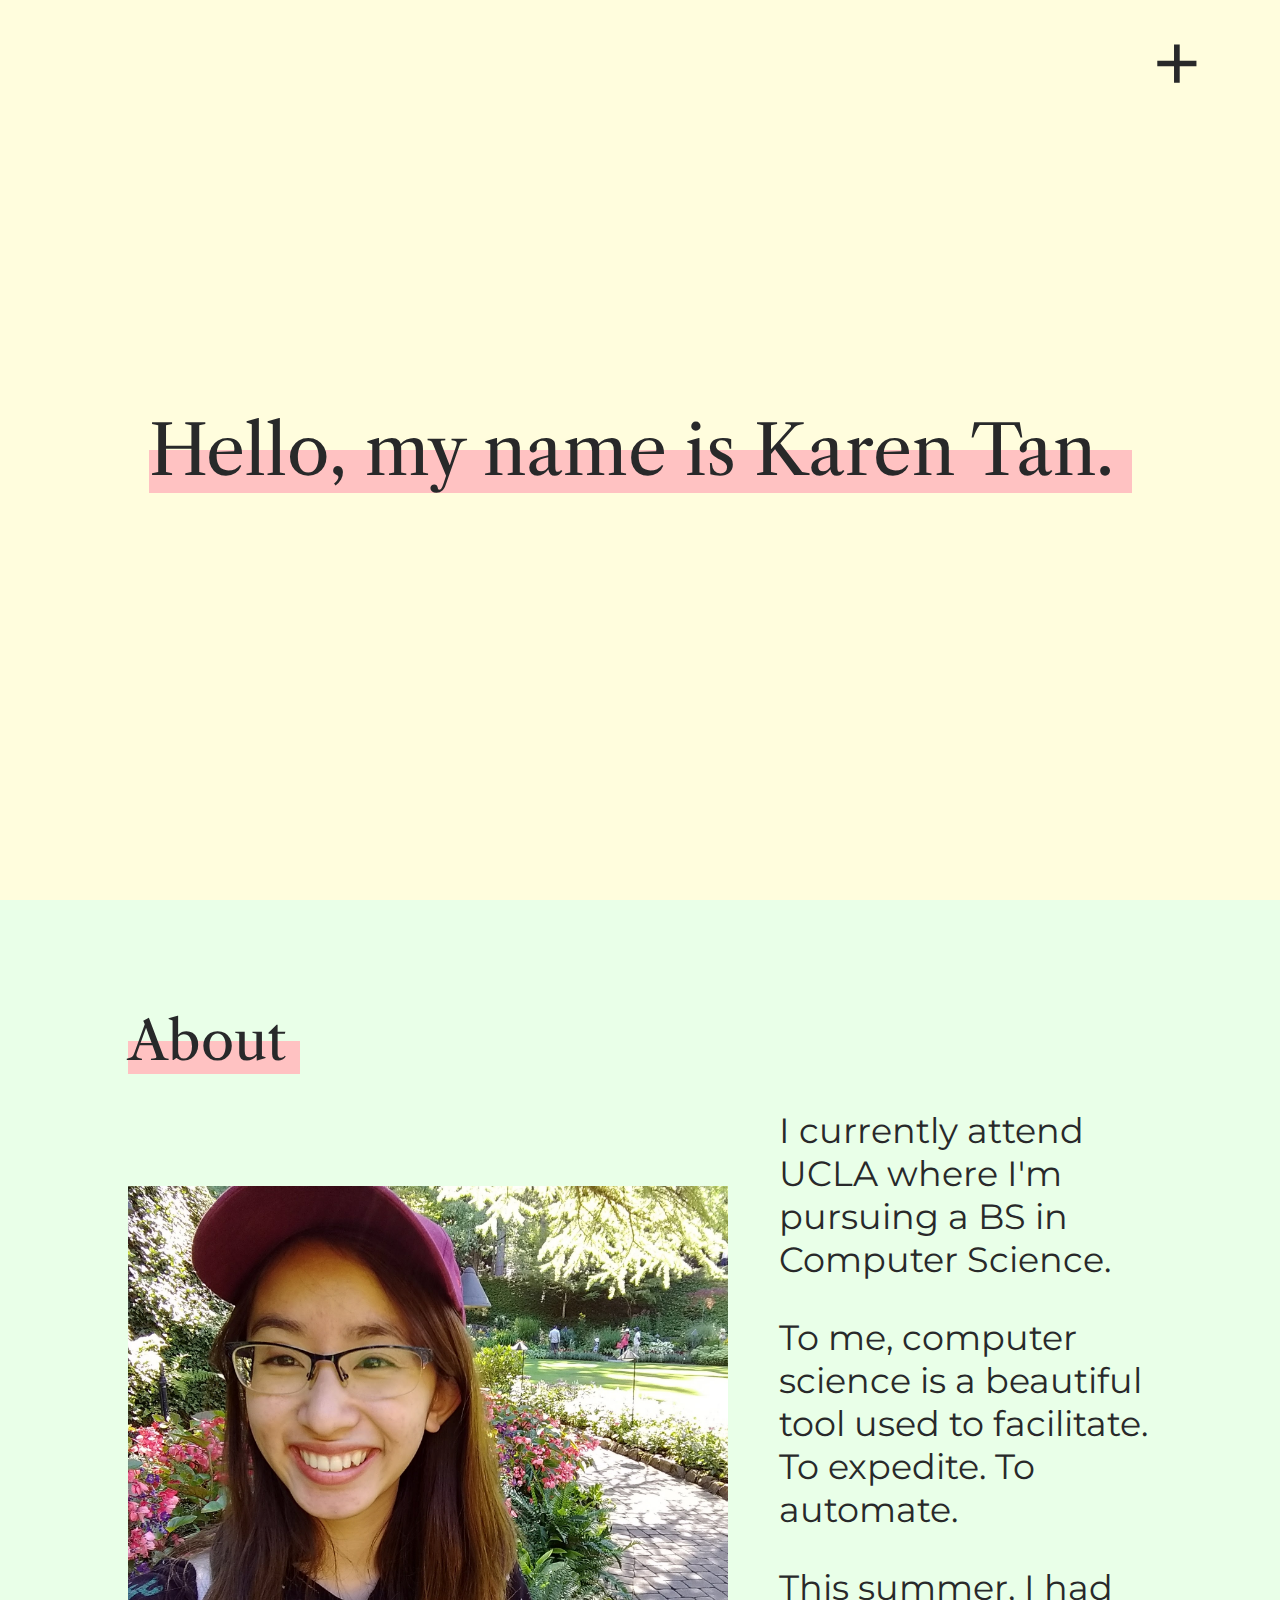
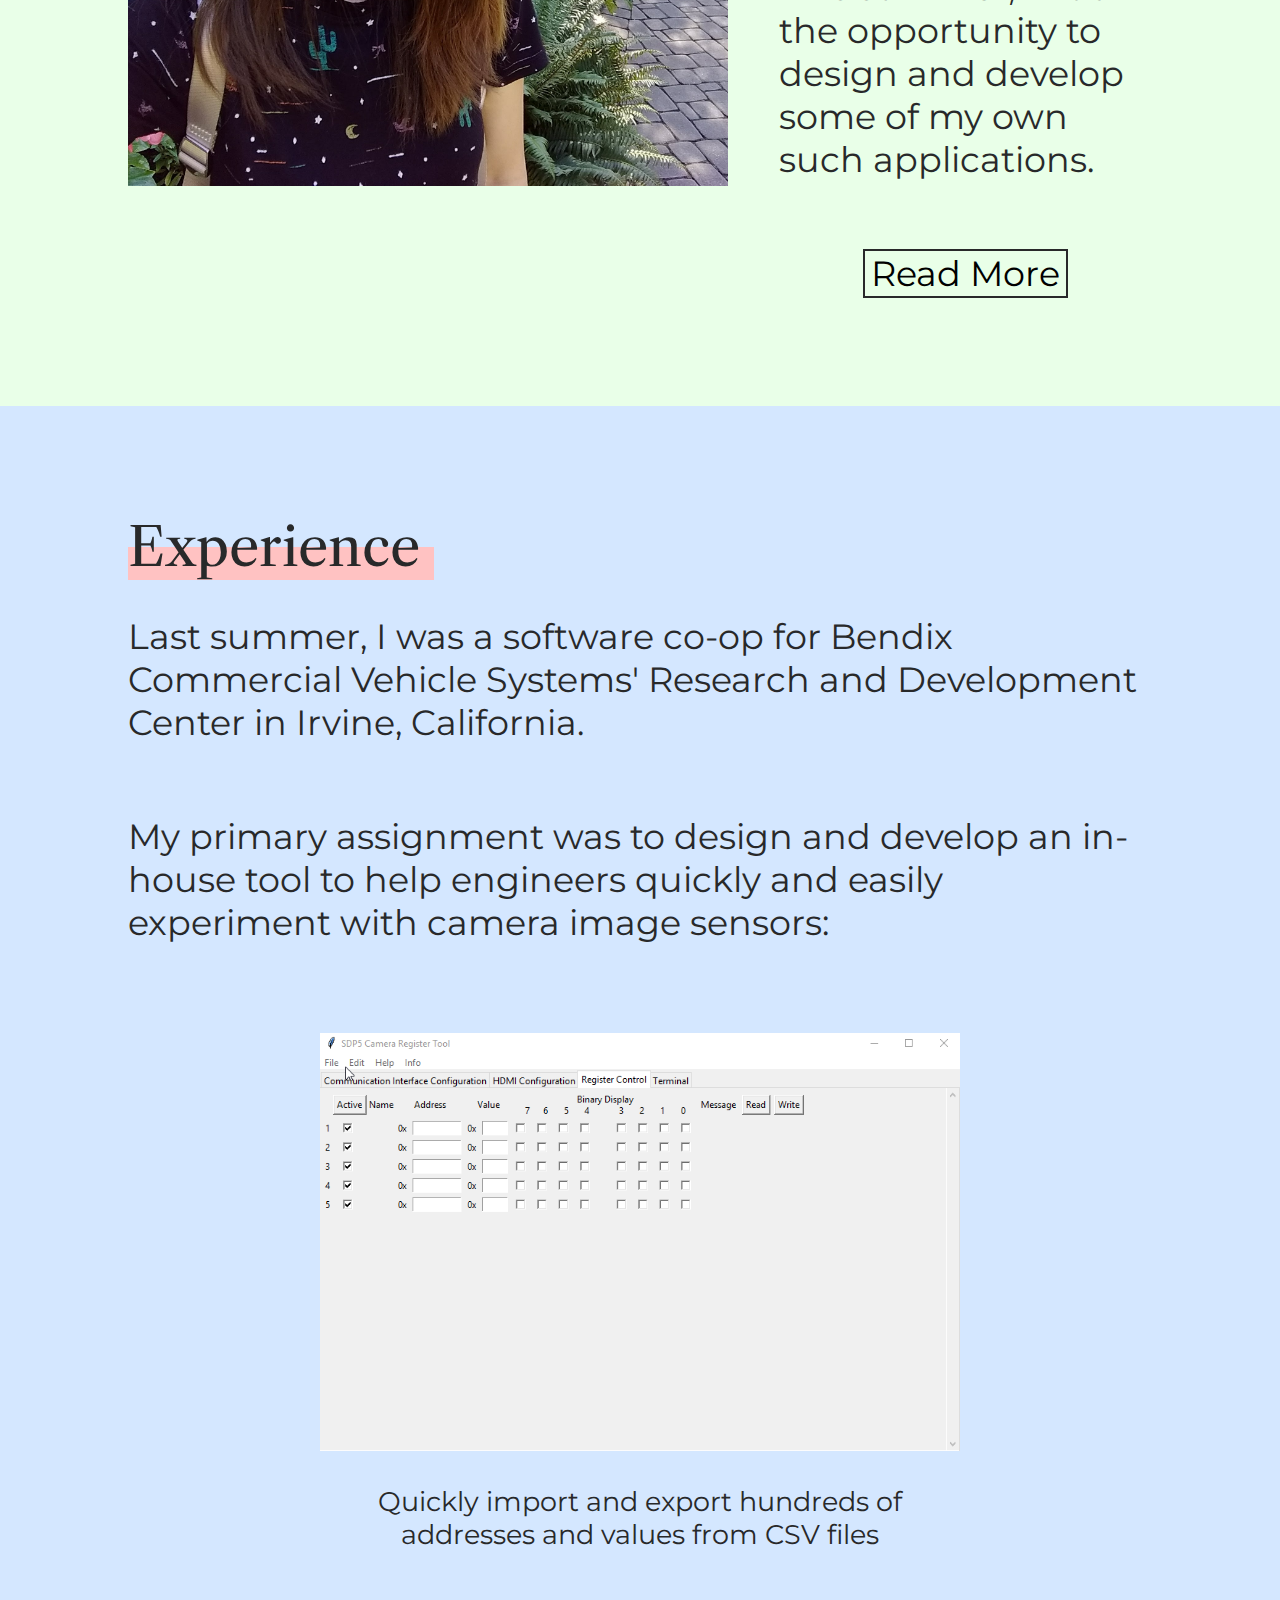
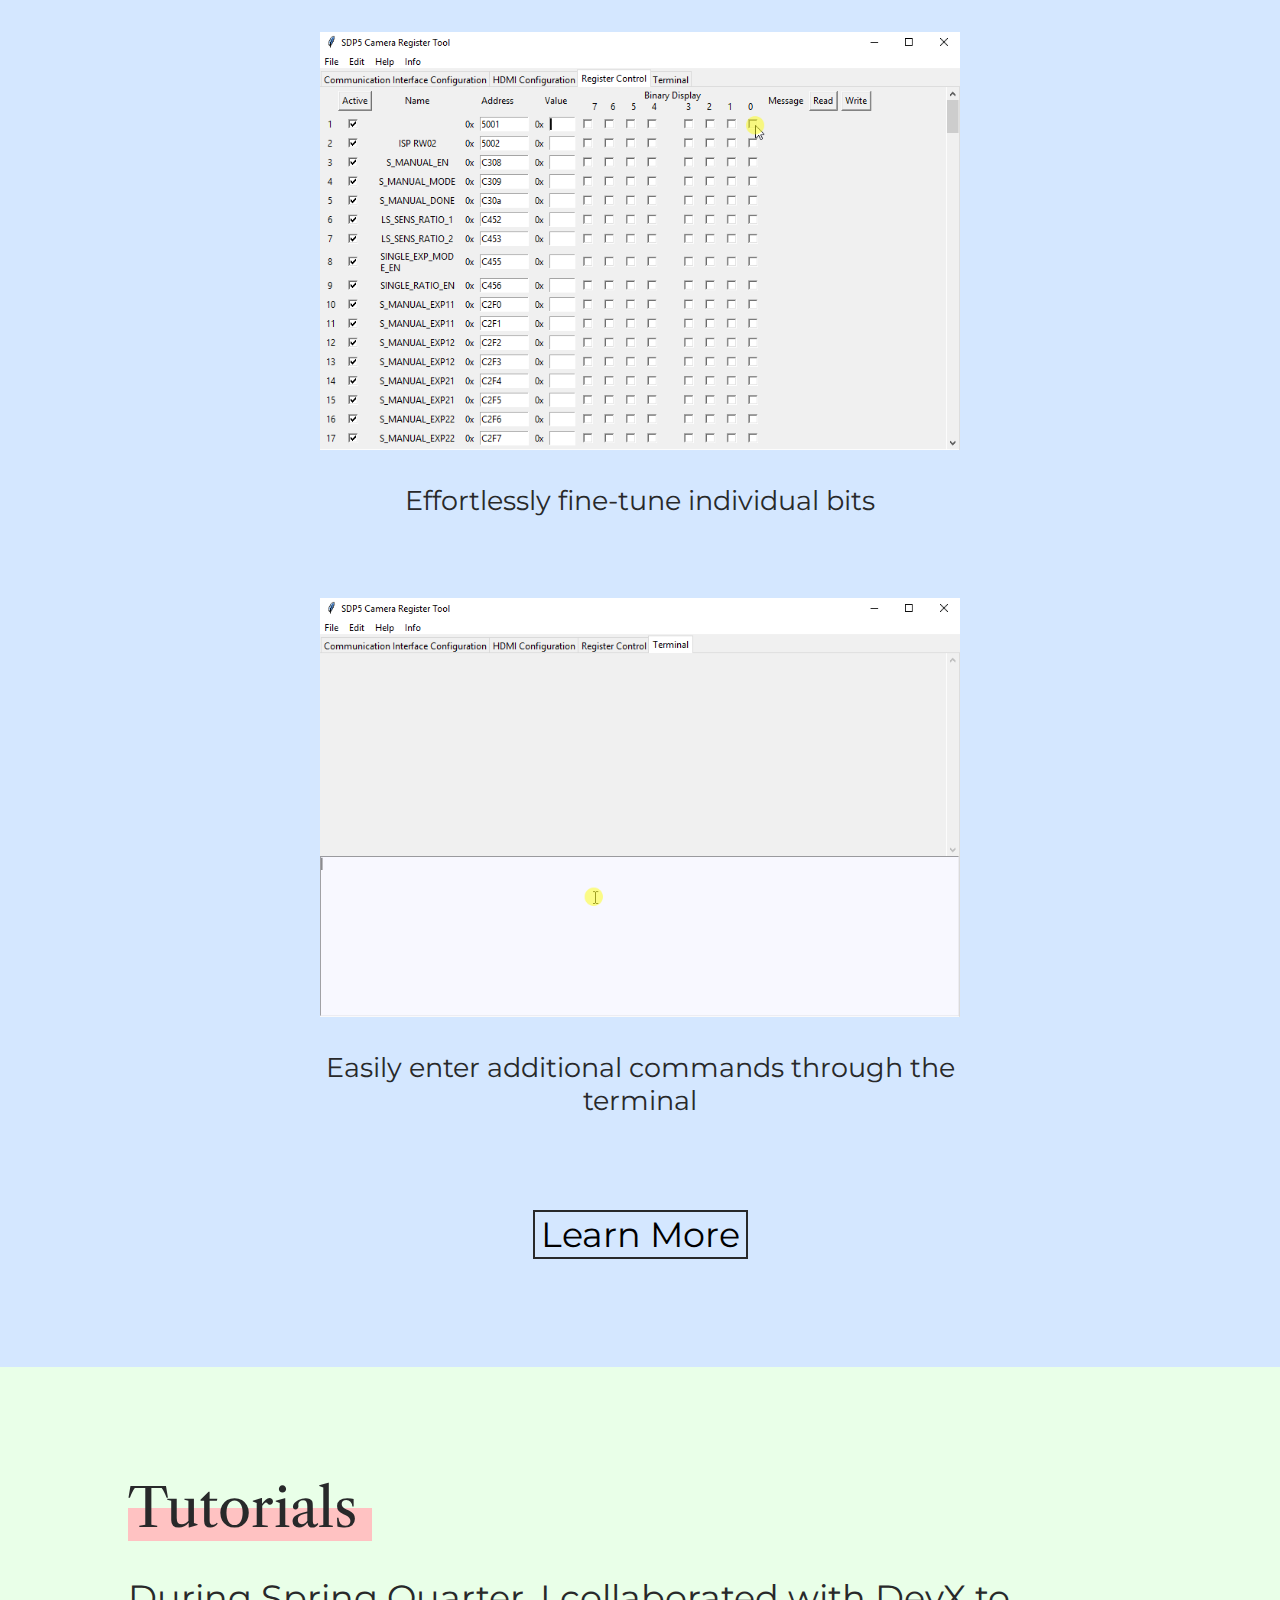
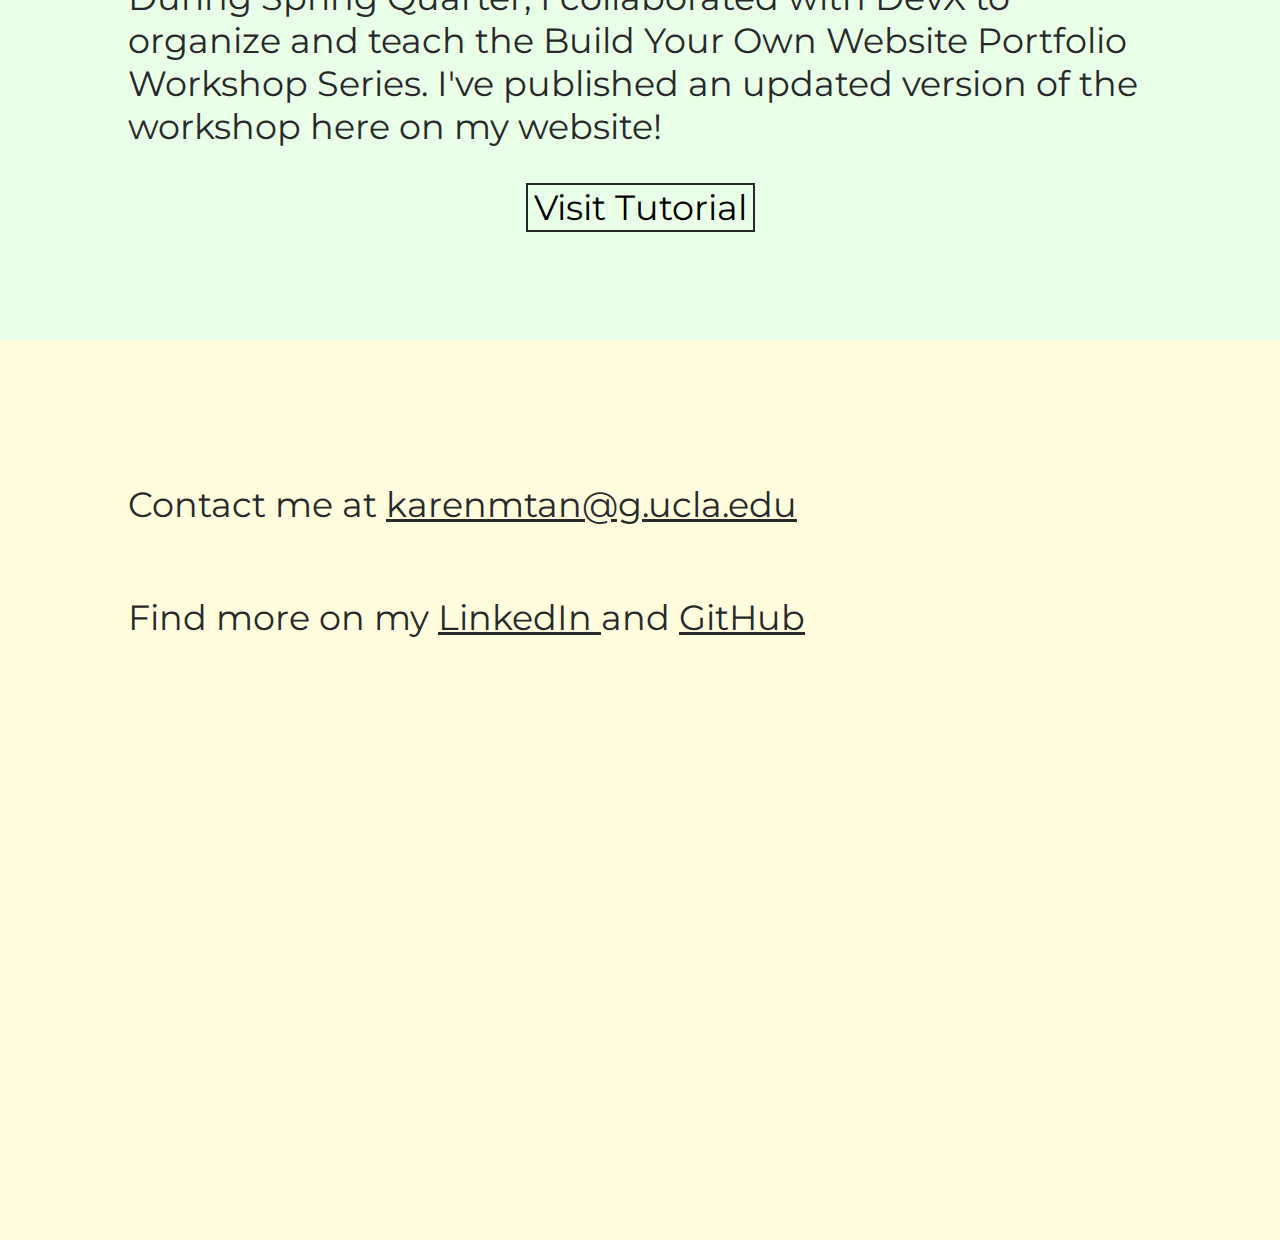
<file: index.html>
<!DOCTYPE html>
<html>

<head>
    <meta name="viewport" content="width=device-width, initial-scale=1.0">
    <title>Karen Tan</title>
    <link rel="stylesheet" href="class_id.css">
    <link rel="stylesheet" href="html_elements.css">
    <link href="https://fonts.googleapis.com/css?family=Libre+Caslon+Text&display=swap" rel="stylesheet">
    <link href="https://fonts.googleapis.com/css?family=Montserrat&display=swap" rel="stylesheet">
</head>

<body>
    <nav id="menu-bar">
        <div id="menu-icon" onclick="transformMenu();">
            +
        </div>
        <ul id="navigation" class="pink-bg">
            <li onclick="transformMenu();">
                <a href="#"><span class="nav-hl-yellow">Home&nbsp&nbsp</span></a></li>
            <li onclick="transformMenu();">
                <a href="about.html"><span class="nav-hl-green">About&nbsp&nbsp</span></a></li>
            <!-- <li onclick="transformMenu();">
                <a href="education.html"><span class="nav-hl-yellow">Education</span></a></li> -->
            <li onclick="transformMenu();">
                <a href="experience.html"><span class="nav-hl-blue">Experience&nbsp&nbsp</span></a></li>
            </li>
            <li onclick="transformMenu();">
                <a href="tutorials.html"><span class="nav-hl-green">Tutorials&nbsp&nbsp</span></a></li>
            <!-- <li onclick="transformMenu();">
                <a href="blog.html"><span class="nav-hl-yellow">Blog&nbsp&nbsp</span></a></li> -->
            <li onclick="transformMenu();">
                <a href="index.html#contact"><span class="nav-hl-yellow">Contact&nbsp&nbsp</span></a></li>
        </ul>
    </nav>

    <div id="main">
        <section id="intro" class="yellow-bg">
            <div>
                <h1><span class="half-highlight-pink">Hello, my name is <br class="responsive"> Karen Tan.&nbsp;</span>
                </h1>
            </div>
        </section>

        <section class="green-bg">
            <h2>
                <span class="half-highlight-pink">About&nbsp;</span>
            </h2>
            <div id="about">
                <img id="Garden" src="Website Materials/Garden.jpg" alt="Me in Butchart Gardens in Canada">
                <div>
                    <p>
                        I currently attend UCLA where I'm pursuing a BS in Computer Science.
                    </p>
                    <p>
                        To me, computer science is a beautiful tool used to facilitate. To expedite. To automate.
                    </p>
                    <p>
                        This summer, I had the opportunity to design and develop some of my own such applications.
                    </p>
                    <br>

                    <a class="center" href="about.html">
                        <button>Read More</button>
                    </a>
                </div>
            </div>
        </section>

        <section class="blue-bg">
            <h2>
                <span class="half-highlight-pink">Experience&nbsp;</span>
            </h2>
            <p>
                Last summer, I was a software co-op for Bendix Commercial Vehicle Systems' Research and Development Center in Irvine, California.
            </p>

            <p>
                My primary assignment was to design and develop an in-house tool to help engineers quickly and
                easily experiment with camera image sensors:
            </p>

            <div id="GUI-function-demo-container-horizontal">
                <img id="import-export" class="GUI-function-demo-horizontal" src="Website Materials/import.gif">
                <img id="binary" class="GUI-function-demo-horizontal" src="Website Materials/binary_display.gif">
                <img id="terminal" class="GUI-function-demo-horizontal" src="Website Materials/terminal.gif">
            </div>

            <div class="triplet-caption">
                <figcaption class="GUI-function-demo-caption-horizontal">Quickly import and export hundreds of addresses and
                    values
                    from CSV files</figcaption>
                <figcaption class="GUI-function-demo-caption-horizontal">Effortlessly fine-tune individual bits</figcaption>
                <figcaption class="GUI-function-demo-caption-horizontal">Easily enter additional commands through the terminal
                </figcaption>
            </div>

            <div id="GUI-function-demo-container-vertical">
                <figure>
                    <img id="import-export" class="GUI-function-demo" src="Website Materials/import.gif">
                    <figcaption class="GUI-function-demo-caption">Quickly import and export hundreds of addresses and values from CSV files</figcaption>
                </figure>
                <figure>
                    <img id="binary" class="GUI-function-demo" src="Website Materials/binary_display.gif">
                    <figcaption class="GUI-function-demo-caption">Effortlessly fine-tune individual bits
                    </figcaption>
                </figure>
                <figure>
                    <img id="terminal" class="GUI-function-demo" src="Website Materials/terminal.gif">
                    <figcaption class="GUI-function-demo-caption">Easily enter additional commands through the terminal</figcaption>
                </figure>
            </div>

            <br>
            <br>
            
            <a class="center" href="experience.html">
                <button>Learn More</button>
            </a>
        </section>

        <section class="green-bg">
            <h2>
                <span class="half-highlight-pink">Tutorials&nbsp;</span>
            </h2>
            <p>
                During Spring Quarter, I collaborated with DevX to organize and teach the Build Your Own Website
                Portfolio Workshop Series. I've published an updated version of the workshop here on my website!
            </p>
            <a class="center" href="tutorials.html">
                <button>Visit Tutorial</button>
            </a>
        </section>

        <section id="contact" class="yellow-bg">
            <p>Contact me at
                <span class="contact-highlight break-word">
                    karenmtan@g.ucla.edu
                </span>
            </p>
            <p>Find more on my
                <a href="https://www.linkedin.com/in/karen-m-tan/" target="_blank" class="contact-highlight">
                    LinkedIn
                </a>
                and
                <a href="https://github.com/karenmtan" target="_blank" class="contact-highlight">
                    GitHub
                </a>
            </p>
        </section>
    </div>
</body>
<script>

    function sleep(ms) {
        return new Promise(resolve => setTimeout(resolve, ms));
    }

    function transformMenu() {
        var x = document.getElementById("navigation");
        var y = document.getElementById("menu-bar")
        y.classList.toggle("transform");

        if (x.style.visibility === "visible") {
            x.style.height = "0"
            x.style.visibility = "hidden";
            x.style.opacity = 0;
        } else {
            x.style.height = "100%"
            x.style.visibility = "visible";
            x.style.opacity = 1;
        }
    }

    window.onload = function () {
        triplet_transition()
    }

    let GUI_function_demo = document.querySelectorAll(".GUI-function-demo-horizontal");
    let GUI_function_demo_caption = document.querySelectorAll(".GUI-function-demo-caption-horizontal");
    let GUI_function_demo_horizontal_caption = document.getElementById("triplet-caption");
    let justify_content = ['flex-start', 'center', 'flex-end'];

    async function triplet_transition() {
        while (window.innerWidth > 1610) {
            for (let i = 0; i < GUI_function_demo.length; i++) {
                GUI_function_demo[i].style.height = "400px";
                GUI_function_demo_caption[i].style.display = "block";
                // GUI_function_demo_horizontal_caption.style.justifyContent = "center";
                await sleep(15000);
                GUI_function_demo[i].style.height = "200px";
                GUI_function_demo_caption[i].style.display = "none";
            }
        }
    }

</script>

</html>
</file>
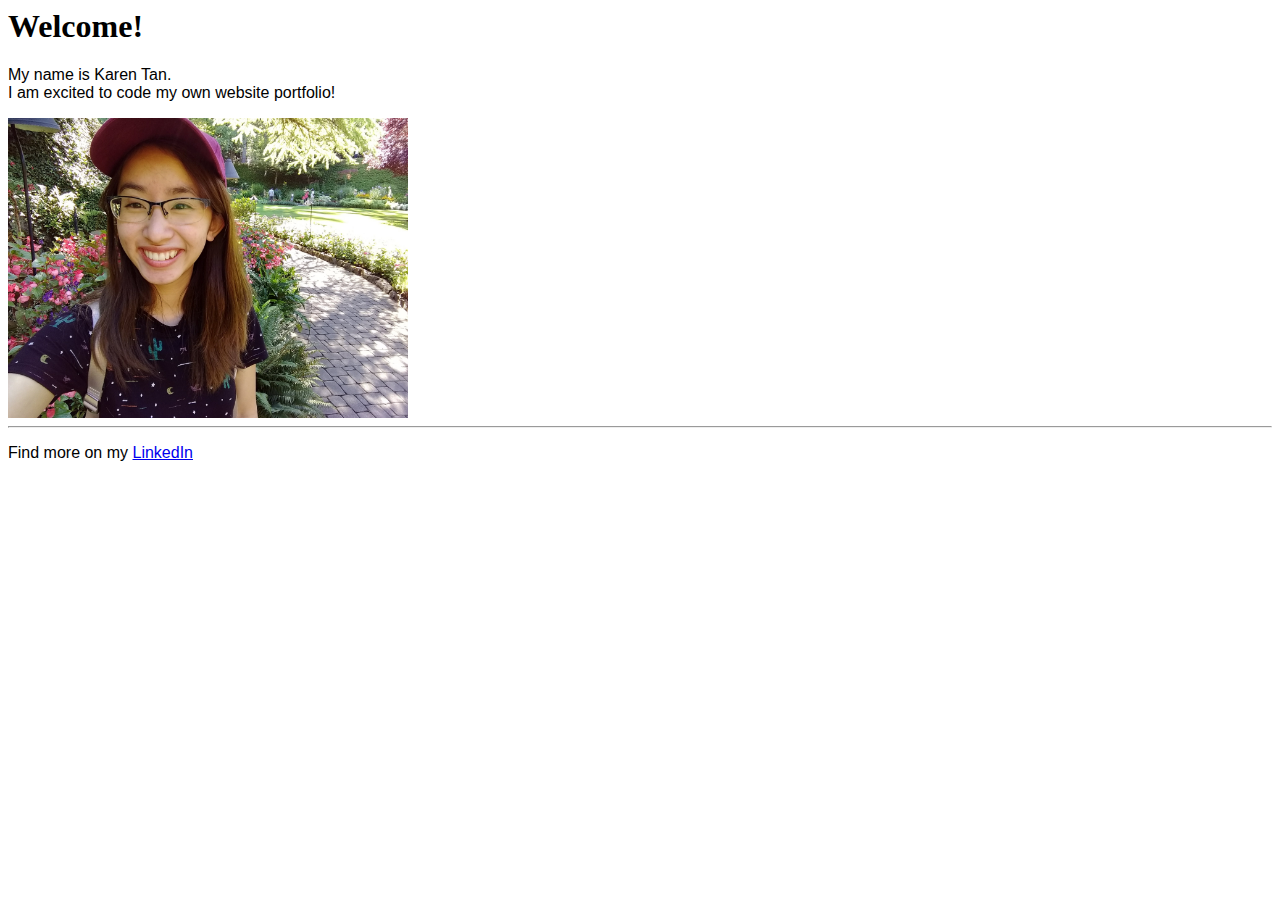
<file: Website Materials/index.html>
<!-- <!DOCTYPE html> -->
<html lang="en">

<head>
    <link rel="stylesheet" href="style.css">
</head>

<body>
    <h1>Welcome!</h1>
    <p>My name is Karen Tan. <br> I am excited to code my own website portfolio!</p>
    <img src="Garden.jpg" alt="Me in the Butchart Gardens in Canada">
    <hr>
    <p>Find more on my <a href="https://www.linkedin.com/in/karen-m-tan/">LinkedIn</a></p>
</body>

</html>
</file>
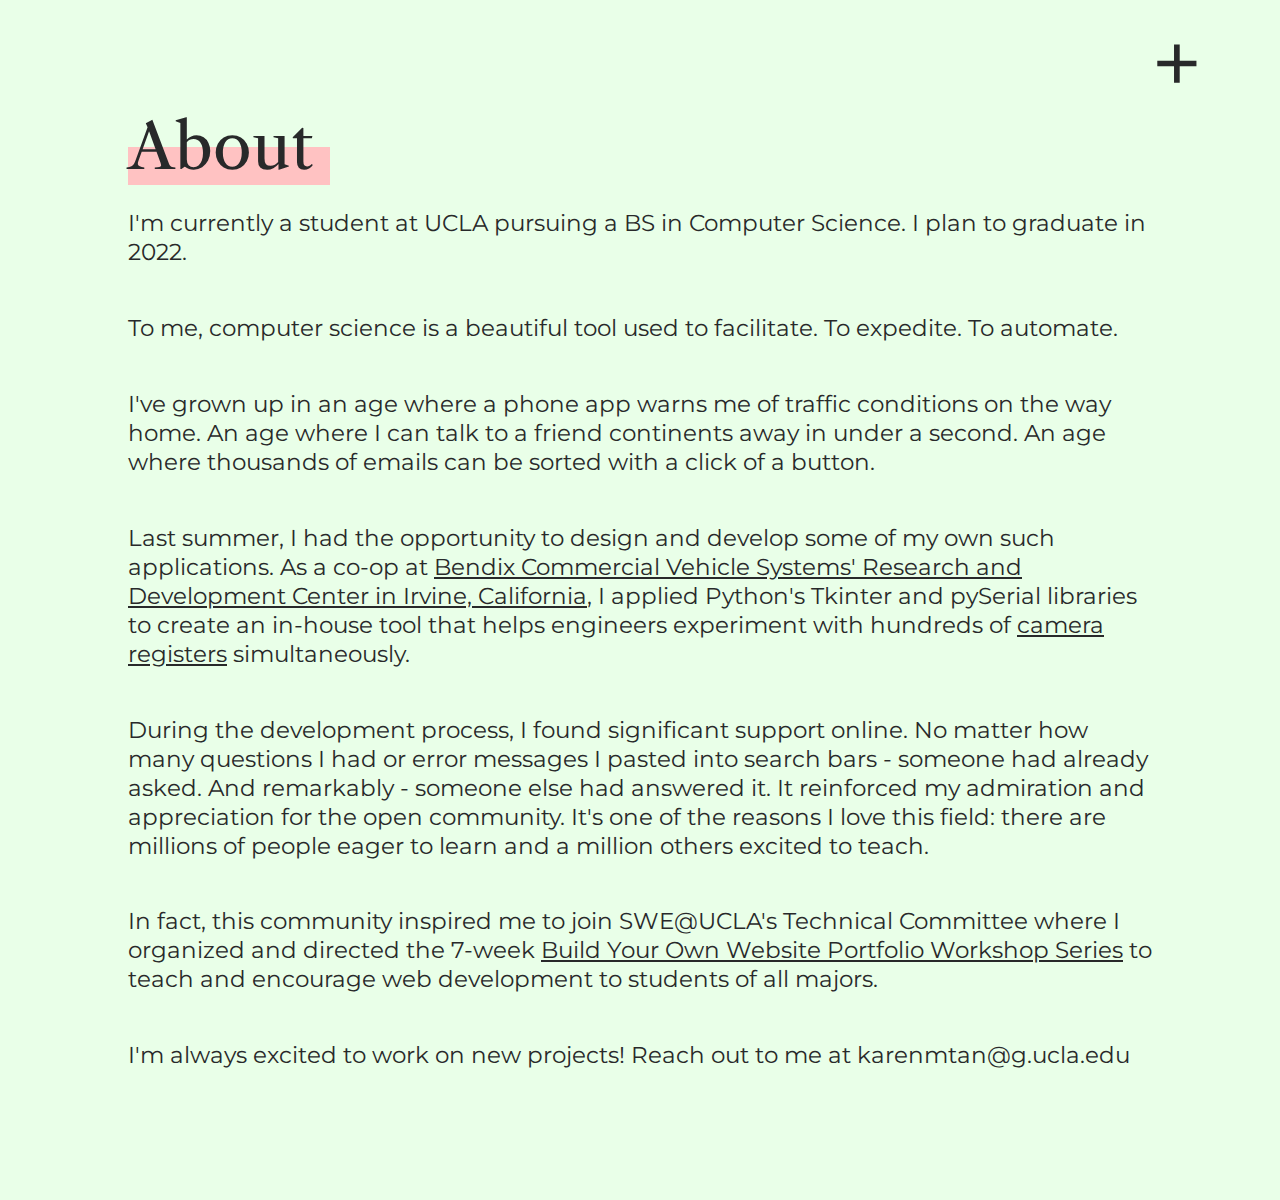
<file: about.html>
<!DOCTYPE html>
<html>

<head>
    <meta name="viewport" content="width=device-width, initial-scale=1.0">
    <title>Karen Tan</title>
    <link rel="stylesheet" href="class_id.css">
    <link rel="stylesheet" href="html_elements.css">
    <link href="https://fonts.googleapis.com/css?family=Montserrat&display=swap" rel="stylesheet">
    <link href="https://fonts.googleapis.com/css?family=Libre+Caslon+Text&display=swap" rel="stylesheet">
</head>

<body class="green-bg">
    <nav id="menu-bar">
        <div id="menu-icon" onclick="transformMenu();">
            +
        </div>
        <ul id="navigation" class="pink-bg">
            <li onclick="transformMenu();">
                <a href="index.html"><span class="nav-hl-yellow">Home&nbsp&nbsp</span></a></li>
            <li onclick="transformMenu();">
                <a href="#"><span class="nav-hl-green">About&nbsp&nbsp</span></a></li>
            <!-- <li onclick="transformMenu();">
                <a href="education.html"><span class="nav-hl-yellow">Education</span></a></li> -->
            <li onclick="transformMenu();">
                <a href="experience.html"><span class="nav-hl-blue">Experience&nbsp&nbsp</span></a></li>
            </li>
            <li onclick="transformMenu();">
                <a href="tutorials.html"><span class="nav-hl-green">Tutorials&nbsp&nbsp</span></a></li>
            <!-- <li onclick="transformMenu();">
                <a href="blog.html"><span class="nav-hl-yellow">Blog&nbsp&nbsp</span></a></li> -->
            <li onclick="transformMenu();">
                <a href="index.html#contact"><span class="nav-hl-yellow">Contact&nbsp&nbsp</span></a></li>
        </ul>
    </nav>

    <article>
        <h1><span class="half-highlight-pink">About&nbsp</span></h1>
        <p>
            <!-- I'm currently a student at the University of California, Los Angeles where I'm pursuing a BS in computer science. I plan to graduate in 2022. -->

            I'm currently a student at UCLA pursuing a BS in Computer Science. I plan to graduate in 2022.
        </p>
        <p>
            To me, computer science is a beautiful tool used to facilitate. To expedite. To automate.
        </p>
        <p>
            I've grown up in an age where a phone app warns me of traffic conditions on the way home. An age where I can talk to a friend continents away in under a second. An age where thousands of emails can be sorted with a click of a button.
        </p>
        <p>
            Last summer, I had the opportunity to design and develop some of my own such applications. As a co-op at <a href="experience.html#bendix">Bendix Commercial Vehicle Systems' Research and Development Center in Irvine, California</a>, I applied Python's Tkinter and pySerial libraries to create an in-house tool that helps engineers experiment with hundreds of <a href="https://en.wikipedia.org/wiki/Processor_register">camera registers</a> simultaneously.

        </p>
        <p>
            During the development process, I found significant support online. No matter how many questions I had or error messages I pasted into search bars - someone had already asked. And remarkably - someone else had answered it. It reinforced my admiration and appreciation for the open community. It's one of the reasons I love this field: there are millions of people eager to learn and a million others excited to teach.

            <!-- I also helped design and evaluate the SafetyDirect mobile app which will allow thousands of drivers to record trips in their commercial vehicles. The mobile app also gives hundreds of fleet-managers and individual drivers access to video recordings and event data.  -->
        </p>
        <p>
            In fact, this community inspired me to join SWE@UCLA's Technical Committee where I organized and directed the 7-week <a href="tutorials.html">Build Your Own Website Portfolio Workshop Series</a> to teach and encourage web development to students of all majors.
        </p>
        <p>
            I'm always excited to work on new projects! Reach out to me at karenmtan@g.ucla.edu
        </p>
    </article>

</body>
<script>
    function transformMenu() {
        var x = document.getElementById("navigation");
        var y = document.getElementById("menu-bar")
        y.classList.toggle("transform");

        if (x.style.visibility === "visible") {
            x.style.height = "0"
            x.style.visibility = "hidden";
            x.style.opacity = 0;
        } else {
            x.style.height = "100%"
            x.style.visibility = "visible";
            x.style.opacity = 1;
        }
    } 
</script>

</html>
</file>
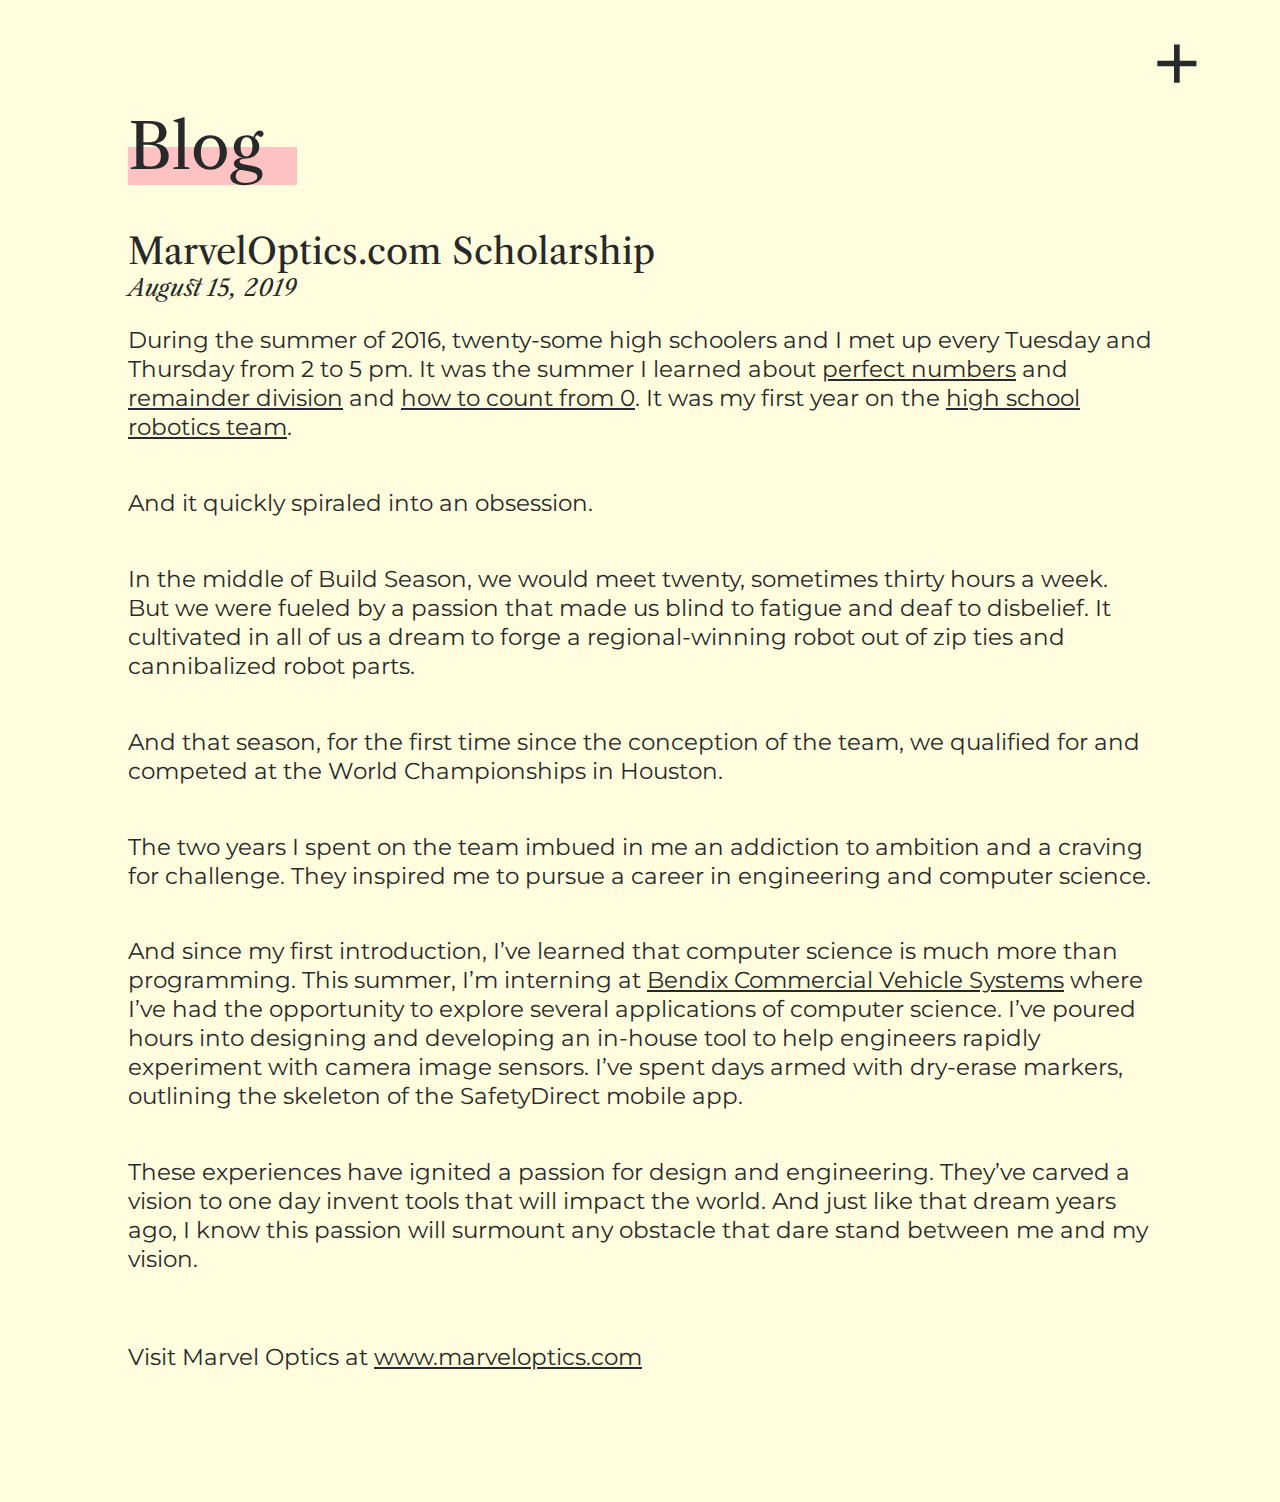
<file: blog.html>
<!DOCTYPE html>
<html>
    <head>
        <title>Karen Tan</title>
        <link rel="stylesheet" href="class_id.css">
        <link rel="stylesheet" href="html_elements.css">
        <link href="https://fonts.googleapis.com/css?family=Montserrat&display=swap" rel="stylesheet">
        <link href="https://fonts.googleapis.com/css?family=Libre+Caslon+Text&display=swap" rel="stylesheet">
    </head>
    <body class="yellow-bg">
        <nav id="menu-bar">
            <div id="menu-icon" onclick="transformMenu();">
                +
            </div>
            <ul id="navigation" class="pink-bg">
                <li onclick="transformMenu();">
                    <a href="index.html"><span class="nav-hl-yellow">Home&nbsp&nbsp</span></a></li>
                <li onclick="transformMenu();">
                    <a href="about.html"><span class="nav-hl-green">About&nbsp&nbsp</span></a></li>
                <li onclick="transformMenu();">
                    <a href="education.html"><span class="nav-hl-yellow">Education</span></a></li>
                <li onclick="transformMenu();">
                    <a href="experience.html"><span class="nav-hl-blue">Experience</span></a></li>
                </li>
                <li onclick="transformMenu();">
                    <a href="tutorials.html"><span class="nav-hl-green">Tutorials&nbsp&nbsp</span></a></li>
                <li onclick="transformMenu();">
                    <a href="#"><span class="nav-hl-yellow">Blog&nbsp&nbsp</span></a></li>
                <li onclick="transformMenu();">
                    <a href="index.html#contact"><span class="nav-hl-blue">Contact&nbsp&nbsp</span></a></li>
            </ul>
        </nav>

        <article class="blog">
            <h1><span class="half-highlight-pink">Blog&nbsp&nbsp</span></h1>

            <br> <br>

            <h2><span>MarvelOptics.com Scholarship&nbsp&nbsp</span></h2>
            <h4 class="italic">August 15, 2019</h4>
            <p>
                During the summer of 2016, twenty-some high schoolers and I met up every Tuesday and Thursday from 2 to 5 pm. It was the summer I learned about <a href="http://mathworld.wolfram.com/PerfectNumber.html" target="_blank">perfect numbers</a> and <a href="https://en.wikipedia.org/wiki/Modulo_operation" target="_blank">remainder division</a> and <a href="http://developeronline.blogspot.com/2008/04/why-array-index-should-start-from-0.html" target="_blank">how to count from 0</a>. It was my first year on the <a href="https://www.team3473.com/" target="_blank">high school robotics team</a>.
            </p> 

            <p>
                And it quickly spiraled into an obsession. 
            </p>

            <p>
                In the middle of Build Season, we would meet twenty, sometimes thirty hours a week. But we were fueled by a passion that made us blind to fatigue and deaf to disbelief. It cultivated in all of us a dream to forge a regional-winning robot out of zip ties and cannibalized robot parts.
            </p>        
                    
            <p>
                And that season, for the first time since the conception of the team, we qualified for and competed at the World Championships in Houston.
            </p>
                   
            <p>
                The two years I spent on the team imbued in me an addiction to ambition and a craving for challenge. They inspired me to pursue a career in engineering and computer science.
            </p>        
                
            <p>
                And since my first introduction, I’ve learned that computer science is much more than programming. This summer, I’m interning at <a href="https://www.bendix.com/en/" target="_blank">Bendix Commercial Vehicle Systems</a> where I’ve had the opportunity to explore several applications of computer science. I’ve poured hours into designing and developing an in-house tool to help engineers rapidly experiment with camera image sensors. I’ve spent days armed with dry-erase markers, outlining the skeleton of the SafetyDirect mobile app. 
            </p>
            
            <p>
                These experiences have ignited a passion for design and engineering. They’ve carved a vision to one day invent tools that will impact the world. And just like that dream years ago, I know this passion will surmount any obstacle that dare stand between me and my vision.
            </p>

            <br>

            <p>Visit Marvel Optics at <a href='https://www.marveloptics.com/' target="_blank" >www.marveloptics.com</a></p>

        </article>
    </body>

    <script>
        function transformMenu()
        {
            var x = document.getElementById("navigation");
            var y = document.getElementById("menu-bar")
            y.classList.toggle("transform");
    
            if (x.style.visibility === "visible") {
                x.style.height = "0"
                x.style.visibility = "hidden";
                x.style.opacity = 0;
            } else {
                x.style.height = "100%"
                x.style.visibility = "visible";
                x.style.opacity = 1;
            }
        } 
    </script>
</html>
</file>
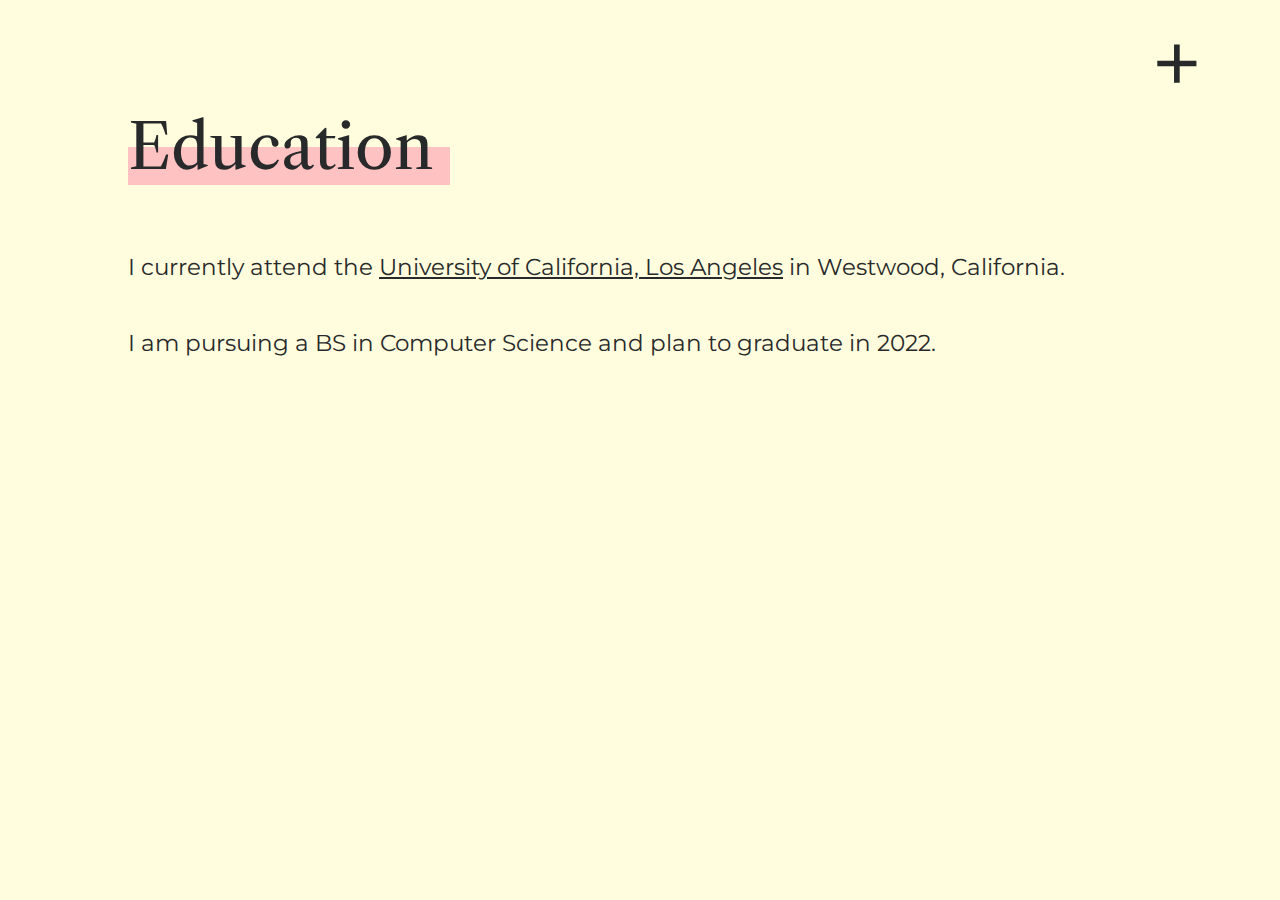
<file: education.html>
<!DOCTYPE html>
<html>
    <head>
        <title>Karen Tan</title>
        <link rel="stylesheet" href="class_id.css">
        <link rel="stylesheet" href="html_elements.css">
        <link href="https://fonts.googleapis.com/css?family=Lato&display=swap" rel="stylesheet">
        <link href="https://fonts.googleapis.com/css?family=Libre+Caslon+Text&display=swap" rel="stylesheet">
        <link href="https://fonts.googleapis.com/css?family=Open+Sans&display=swap" rel="stylesheet">
        <link href="https://fonts.googleapis.com/css?family=Montserrat&display=swap" rel="stylesheet">
    </head>
    <body class="yellow-bg">
        <nav id="menu-bar">
            <div id="menu-icon" onclick="transformMenu();">
                +
            </div>
            <ul id="navigation" class="pink-bg">
                <li onclick="transformMenu();">
                    <a href="index.html"><span class="nav-hl-yellow">Home&nbsp&nbsp</span></a></li>
                <li onclick="transformMenu();">
                    <a href="about.html"><span class="nav-hl-green">About&nbsp&nbsp</span></a></li>
                <li onclick="transformMenu();">
                    <a href="#"><span class="nav-hl-yellow">Education</span></a></li>
                <li onclick="transformMenu();">
                    <a href="experience.html"><span class="nav-hl-blue">Experience</span></a></li>
                </li>
                <li onclick="transformMenu();">
                    <a href="tutorials.html"><span class="nav-hl-green">Tutorials&nbsp&nbsp</span></a></li>
                <li onclick="transformMenu();">
                    <a href="blog.html"><span class="nav-hl-yellow">Blog&nbsp&nbsp</span></a></li>
                <li onclick="transformMenu();">
                    <a href="index.html#contact"><span class="nav-hl-blue">Contact&nbsp&nbsp</span></a></li>
            </ul>
        </nav>

        <article>
            <h1><span class="half-highlight-pink">Education&nbsp</span></h1>
            
            <br><br>
            <p>
                I currently attend the <a href="http://www.ucla.edu/">University of California, Los Angeles</a> in Westwood, California.  
            </p>
            <p>
               I am pursuing a BS in Computer Science and plan to graduate in 2022. 
            </p>
        </article>

    </body>
    
    <script>
        function transformMenu()
        {
            var x = document.getElementById("navigation");
            var y = document.getElementById("menu-bar")
            y.classList.toggle("transform");

            if (x.style.visibility === "visible") {
                x.style.height = "0"
                x.style.visibility = "hidden";
                x.style.opacity = 0;
            } else {
                x.style.height = "100%"
                x.style.visibility = "visible";
                x.style.opacity = 1;
            }
        } 
    </script>
</html>
</file>
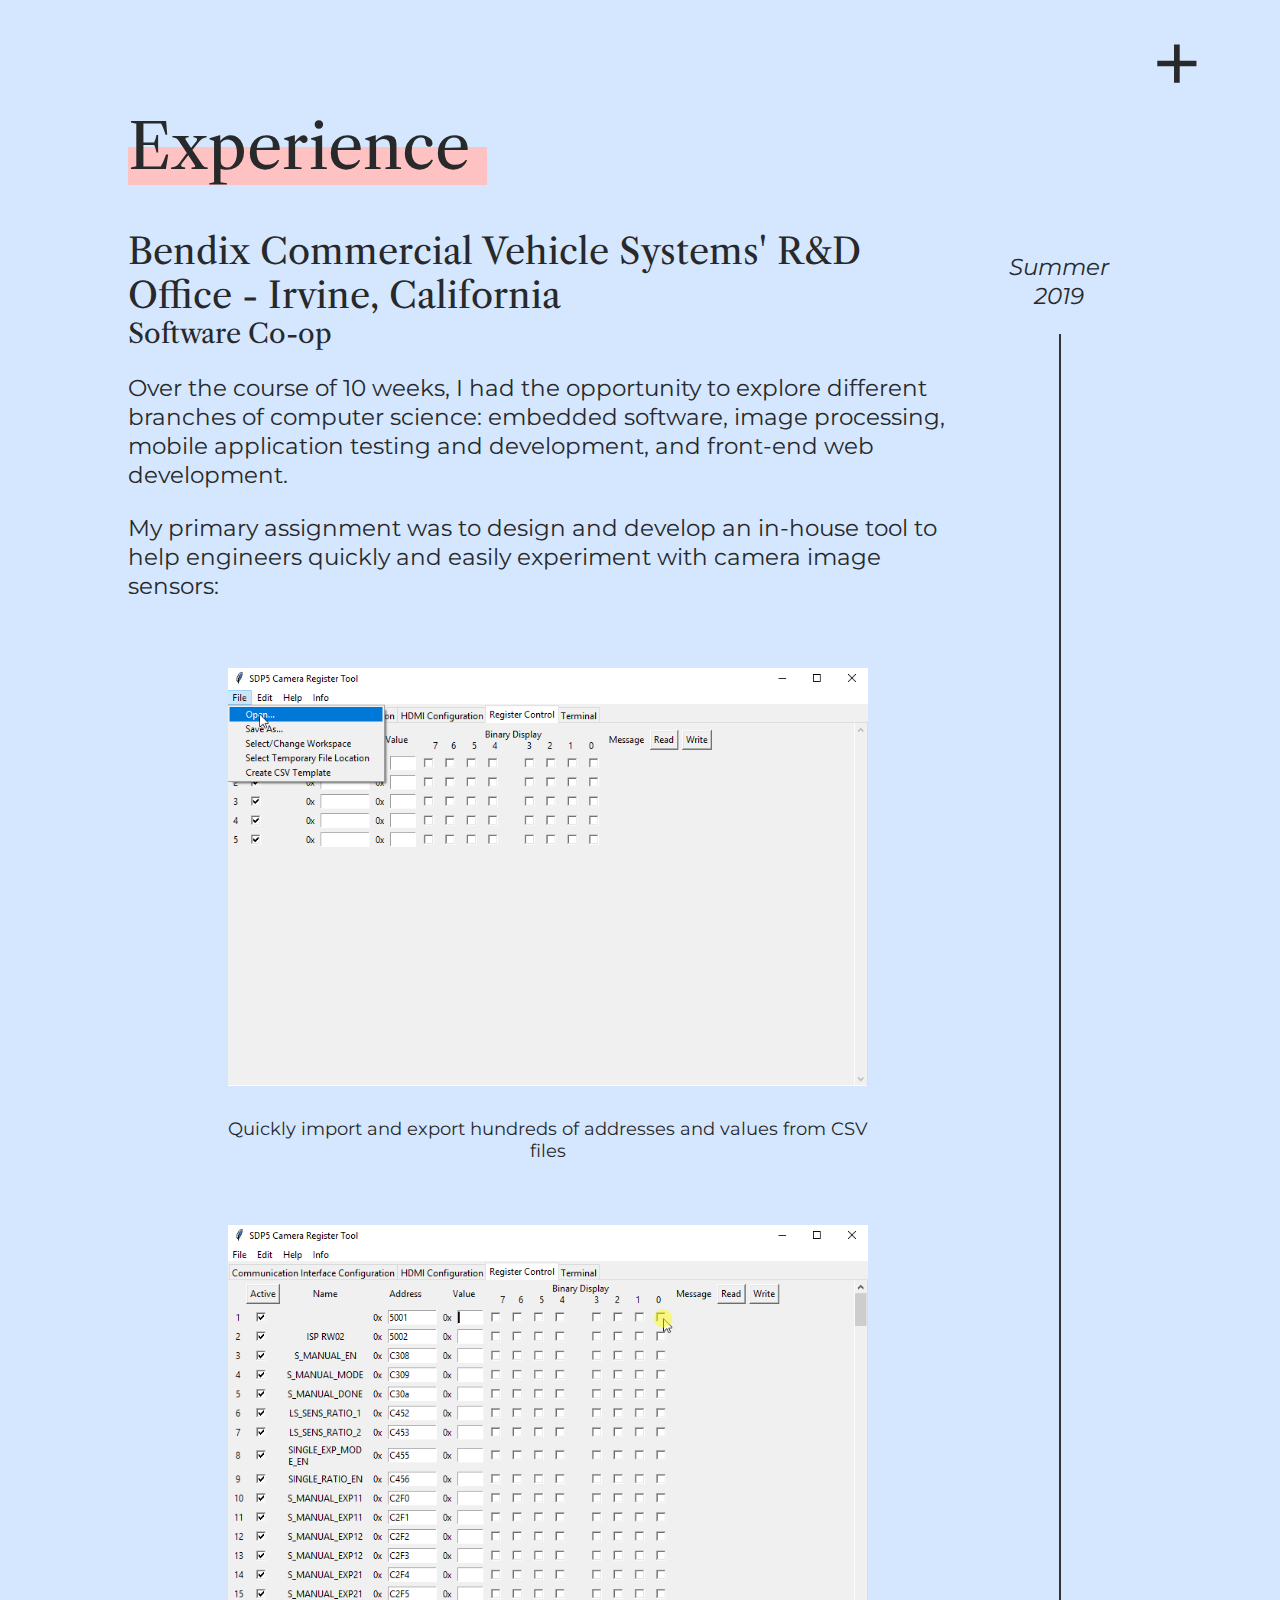
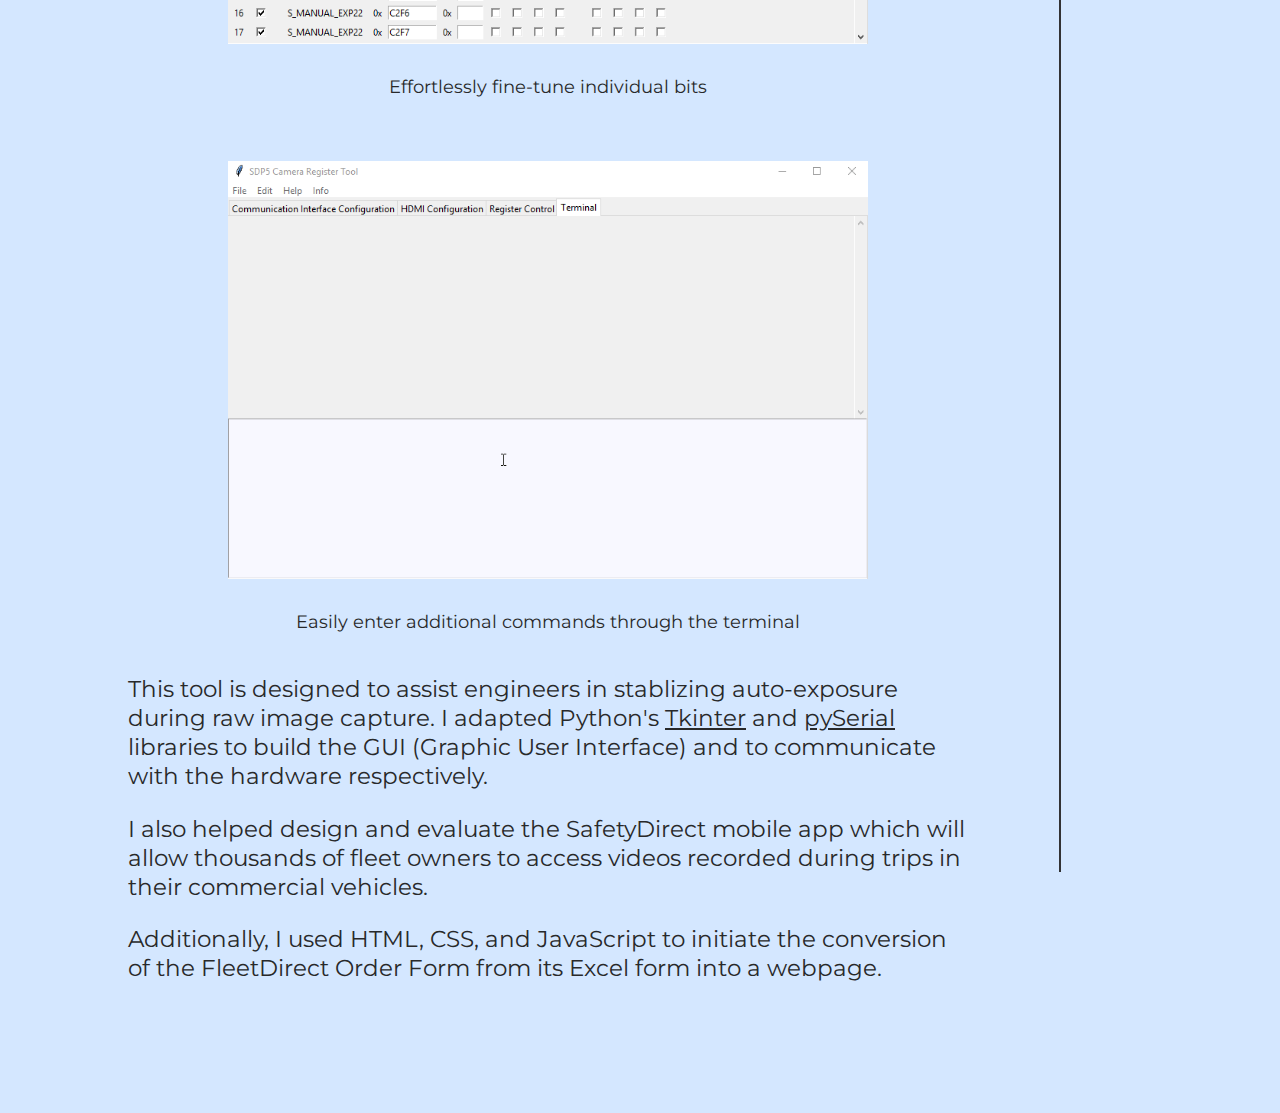
<file: experience.html>
<!DOCTYPE html>
<html>

<head>
    <meta name="viewport" content="width=device-width, initial-scale=1.0">
    <title>Karen Tan</title>
    <link rel="stylesheet" href="class_id.css">
    <link rel="stylesheet" href="html_elements.css">
    <link href="https://fonts.googleapis.com/css?family=Libre+Caslon+Text&display=swap" rel="stylesheet">
    <link href="https://fonts.googleapis.com/css?family=Montserrat&display=swap" rel="stylesheet">
    <script src="https://ajax.googleapis.com/ajax/libs/jquery/3.4.1/jquery.min.js"></script>
</head>

<body class="blue-bg" onresize="timeline_effect()">
    <!-- <onresize="timeline_effect()"> -->
    <nav id="menu-bar">
        <div id="menu-icon" onclick="transformMenu();">
            +
        </div>
        <ul id="navigation" class="pink-bg">
            <li onclick="transformMenu();">
                <a href="index.html"><span class="nav-hl-yellow">Home&nbsp&nbsp</span></a></li>
            <li onclick="transformMenu();">
                <a href="about.html"><span class="nav-hl-green">About&nbsp&nbsp</span></a></li>
            <!-- <li onclick="transformMenu();">
                <a href="education.html"><span class="nav-hl-yellow">Education</span></a></li> -->
            <li onclick="transformMenu();">
                <a href="#"><span class="nav-hl-blue">Experience&nbsp&nbsp</span></a></li>
            </li>
            <li onclick="transformMenu();">
                <a href="tutorials.html"><span class="nav-hl-green">Tutorials&nbsp&nbsp</span></a></li>
            <!-- <li onclick="transformMenu();">
                <a href="blog.html"><span class="nav-hl-yellow">Blog&nbsp&nbsp</span></a></li> -->
            <li onclick="transformMenu();">
                <a href="index.html#contact"><span class="nav-hl-yellow">Contact&nbsp&nbsp</span></a></li>
        </ul>
    </nav>

    <article id="experience">
        <h1><span class="half-highlight-pink">Experience&nbsp</span></h1>

        <br><br>

        <!--             
            <ul>
                <li>C++</li>
                <li>Java</li>
                <li>Python</li>
                <li>HTMl</li>
                <li>CSS</li>
            </ul> -->

        <div id="experience-body">
            <div id="bendix" class="experience-content">
                <div>
                        <h2>Bendix Commercial Vehicle Systems' R&D Office - Irvine, California</span></h2>
                        <h3>Software Co-op</h3>
                        <p>
                            Over the course of 10 weeks, I had the opportunity to explore different branches of computer
                            science: embedded software, image processing, mobile application testing and development, and front-end web
                            development.
                        </p>
                        <p>
                            My primary assignment was to design and develop an in-house tool to help engineers quickly and
                            easily experiment with camera image sensors:
                        </p>
                        <div id="GUI-function-demo-container-horizontal">
                            <img id="import-export" class="GUI-function-demo-horizontal" src="Website Materials/import.gif">
                            <img id="binary" class="GUI-function-demo-horizontal" src="Website Materials/binary_display.gif">
                            <img id="terminal" class="GUI-function-demo-horizontal" src="Website Materials/terminal.gif">
                        </div>
        
                        <figcaption class="GUI-function-demo-caption-horizontal">Quickly import and export hundreds of addresses and values
                            from CSV files</figcaption>
                        <figcaption class="GUI-function-demo-caption-horizontal">Effortlessly fine-tune individual bits</figcaption>
                        <figcaption class="GUI-function-demo-caption-horizontal">Easily enter additional commands through the terminal
                        </figcaption>
        
                        <div id="GUI-function-demo-container-vertical">
                            <figure>
                                <img id="import-export" class="GUI-function-demo" src="Website Materials/import.gif">
                                <figcaption class="GUI-function-demo-caption">Quickly import and export hundreds of addresses and values from CSV files</figcaption>
                            </figure>
                            <figure>
                                <img id="binary" class="GUI-function-demo" src="Website Materials/binary_display.gif">
                                <figcaption class="GUI-function-demo-caption">Effortlessly fine-tune individual bits
                                </figcaption>
                            </figure>
                            <figure>
                                <img id="terminal" class="GUI-function-demo" src="Website Materials/terminal.gif">
                                <figcaption class="GUI-function-demo-caption">Easily enter additional commands through the terminal</figcaption>
                            </figure>
                        </div>
        
                        <p>
                            <!-- This project was my first encounter with real-world software development. My first lesson: when requirements change - developers adapt. -->
                        </p>
                        <p>
                            This tool is designed to assist engineers in stablizing auto-exposure during raw image capture. I adapted Python's <a
                                href="https://effbot.org/tkinterbook/tkinter-whats-tkinter.htm" target="_blank">Tkinter</a> and <a
                                href="https://pythonhosted.org/pyserial/pyserial.html#overview" target="_blank">pySerial</a> libraries to build
                            the GUI (Graphic User Interface) and to communicate with the hardware respectively.
                        </p>
                        <p>
                            I also helped design and evaluate the SafetyDirect mobile app which will allow thousands of fleet owners to access videos recorded during trips in their commercial vehicles. 
        
                            <!-- During this project, I was introduced to functional flow charts detailing the relationship between pages and user action. -->
                        </p>
                        <p>
                            Additionally, I used HTML, CSS, and JavaScript to initiate the conversion of the FleetDirect Order
                            Form from its Excel form into a webpage.
                        </p>
                </div>

                <div id="timeline">
                    <div class="timeline-line bendix-line"></div>
                    <p class="italic">Summer 2019</p>
                    <div class="timeline-line bendix-line"></div>
                </div>
            </div>


        </div>
    </article>

</body>

<script>

    function sleep(ms) {
        return new Promise(resolve => setTimeout(resolve, ms));
    }


    function transformMenu() {
        var x = document.getElementById("navigation");
        var y = document.getElementById("menu-bar")
        y.classList.toggle("transform");

        if (x.style.visibility === "visible") {
            x.style.height = "0"
            x.style.visibility = "hidden";
            x.style.opacity = 0;
        } else {
            x.style.height = "100%"
            x.style.visibility = "visible";
            x.style.opacity = 1;
        }
    }

    function timeline_effect() {
        // timeline effect

        let bendix_content = document.getElementById("bendix");
        let exp_arr = [bendix_content]
        let line_height = []

        let bendix_line = document.querySelectorAll(".bendix-line");
        let line_pairs = [bendix_line]

        let i;
        for (let i = 0; i < exp_arr.length; i++) {
            // line_height.push(String(exp_arr[i].offsetHeight * 0.03).concat("px"));

            line_pairs[i][0].style.height = line_height[0];
            line_pairs[i][1].style.height = String(exp_arr[i].offsetHeight * 0.9).concat("px");
        }
    }

    window.onload = function () {
        triplet_transition()
    }

    let GUI_function_demo = document.querySelectorAll(".GUI-function-demo-horizontal");
    let GUI_function_demo_caption = document.querySelectorAll(".GUI-function-demo-caption-horizontal");

    // $(GUI_function_demo).mouseover(function(){
    //     console.log("over")
    // });

    async function triplet_transition() {
        while (window.innerWidth > 1610) {
            for (let i = 0; i < GUI_function_demo.length; i++) {
                GUI_function_demo[i].style.height = "400px";
                GUI_function_demo_caption[i].style.display = "block";
                await sleep(15000);
                GUI_function_demo[i].style.height = "200px";
                GUI_function_demo_caption[i].style.display = "none";
            }
        }
    }

    $(document).ready(
        function () {
            timeline_effect();
        }
    );

</script>

</html>
</file>
<file: class_id.css>
.white-bg {
    background-color: #fffff5;
}

.yellow-bg {
    background-color: #fffddd;
}

.green-bg {
    background-color: #e9ffe8;
}

.pink-bg {
    background-color: #ffeded;
}

.blue-bg {
    background-color: #d4e7ff;
}

.half-highlight-yellow {
    background: linear-gradient(180deg,rgba(255,255,255,0) 50%, #fdf68b 50%);
}

.half-highlight-green {
    background: linear-gradient(180deg,rgba(255,255,255,0) 50%, #a7eea4 50%);
}

.half-highlight-pink {
    background: linear-gradient(180deg,rgba(255,255,255,0) 50%, #ffc2c2 50%);
}

.half-highlight-blue {
    background: linear-gradient(180deg,rgba(255,255,255,0) 50%, #89beff 50%);
}

.italic {
    font-style: italic;
    padding-right: 2px;
}

.center {
    display: flex;
    justify-content: center;
}

.break-word {
    word-wrap: break-word;
}


/* Navigation Bar */


nav {
    display: flex;
    justify-content: flex-end;
    width: 100%;
}

#menu-icon {
    position: fixed;
    z-index: 10;
    padding: 3vh 6vw;
    cursor: pointer;
    font-size: 5em;
    line-height: 80%;
    transition-duration: 0.75s;
}

.transform #menu-icon {
    -webkit-transform: rotate(135deg);
    transform: rotate(135deg);
}

#navigation {
    position: fixed;

    visibility: hidden;
    opacity: 0;

    transition: height 1s, visibility 1s, opacity 0.5s linear;
    transition-duration: 0.75s;

    padding-top: 15vh;
    height: 0;
    width: 100%;
    font-family: 'Libre Caslon Text', serif;
    font-size: 3.5em;
    list-style: none;
}

#navigation li {
    padding-left: 14vw;
}

.nav-hl-yellow:hover {
    background-image: linear-gradient(180deg, rgba(255,255,255,0) 50%,  #fff346 50%);
}

.nav-hl-green:hover {
    background: linear-gradient(180deg,rgba(255,255,255,0) 50%, #a7eea4 50%);
}

.nav-hl-pink:hover {
    background: linear-gradient(180deg,rgba(255,255,255,0) 50%, #ffc2c2 50%);
}

.nav-hl-blue:hover {
    background: linear-gradient(180deg,rgba(255,255,255,0) 50%, #a2ccff 50%);
}

ul
{
    margin: 0;
} 

#intro, #contact {
    height: 76vh;
}

/* Home */

#intro {
    flex-direction: column;
    justify-content: space-around;
    text-align: center;
    font-size: 110%;
}

#about {
    display: flex;
    flex-direction: row;
}

#Garden {
    margin-right: 5%;
    height: 600px;
    width: 600px;
    object-fit: cover;
}

.triplet-caption {
    display: flex;
}

/* Contact */

#contact {
    flex-direction: column;
}

.contact-highlight {
    text-decoration: underline;
}

/* Experience */

#experience-body {
    display: flex;
    flex-direction: row;
}

#GUI-function-demo-container-horizontal {
    display: flex;
    height: 475px;
    justify-content: space-around;
}

#GUI-function-demo-container-horizontal img {
    align-self: flex-start;
    height: 200px;
    width: auto;
    transition-duration: 1s;
}

#GUI-function-demo-container-vertical {
    display: none;
    flex-direction: column;
}

#GUI-function-demo-container-vertical figure {
    align-self: center;
    /* height: 200px;
    width: auto; */
}

#GUI-function-demo-container-vertical figure figcaption {
    overflow-wrap: break-word;
    text-align: center;
}

.GUI-function-demo-caption-horizontal {
    display: none;
}

.experience-content {
    display: flex;
    justify-content: row;
}

#timeline {
    margin: 0 4%;
}

#timeline p{
    text-align: center;
}

.timeline-line {
    margin: auto;
    width: 2px;
    background-color: #323335;
}

/* Tutorials */

.indent {
    padding-left: 3vw;
}

.tutorial {
    display: flex;
    flex-direction: column;
}

.tutorial img{
    height: auto;
    width: auto;
}

.bold {
    font-weight: bold;
}

.tutorial figure {
    margin: 2vh auto;
}

figure {
    display:table;
}

figcaption {
    display:table-caption;
    caption-side:bottom;
}

.note, .sub-note {
    margin: 20px auto;
}

.note {
    width: 90%;
}

.sub-note {
    width: 80%;
}

/* Responsive web page */

.responsive {
    display: none;
}

@media only screen and (max-width: 1246px) {
    .responsive {
        display: block;
    }

    #about {
        flex-direction: column;
    }

    #Garden {
        height: auto;
        width: 90%;
        object-fit: cover;
    }
}

@media only screen and (max-width: 1610px) {
    #GUI-function-demo-container-horizontal {
        display: none;
    }

    #GUI-function-demo-container-vertical {
        display: flex;
    }
}
</file>
<file: html_elements.css>
html {
    height: 100%;
}

body {
    height: 100%;
    background-color:#fffddd; 
    margin: 0;

    font-family: 'Montserrat', sans-serif;
    font-size: 18px;
    color: #28292a;

    transition-duration: 0.75s;
}

a, a:visited{
    text-decoration: none;
    color: #28292a;
}

section, article {
    display: flex;
    flex-direction: column;
    padding: 12vh 10vw;
}

section {
    font-size: 150%;
}

article a {
    text-decoration: underline;
}

h1, h2, h3, h4 {
    font-family: 'Libre Caslon Text', serif;
    margin: 0;
    font-weight: normal;
}

h1 {
    font-size: 350%;
}

h2 {
    font-size: 200%;
}

h3 {
    font-size: 150%;
}

h4 {
    font-size: 130%;
}

p {
    font-size: 130%;
}

li {
    font-size: 120%;
}

ol li ul li {
    font-size: 100%;
}

img {
    align-self: center;
    width: 50vw;
    padding: 3vh 0;
}

li, ul li { 
    padding: 5px 0px; 
}

table {
    width: 70%;
    margin: 0 auto;
}

table, th, td {
    border: 1px solid black;
    border-collapse: collapse;
}

th, td {
    padding: 15px 50px;
}

/* Home */

button {
    background-color: rgba(255, 255, 255, 0);
    border: 2px solid #28292a;
    font-family: 'Montserrat', sans-serif;
    font-size: 35px;
    outline: 0;
    cursor: pointer;

    transition-duration: 200ms;
}
/* 
button:hover {
    background-color: #fffef5;
}
   */
</file>
<file: Website Materials/style.css>
p {
    font-family: Arial, Helvetica, sans-serif;
    font-size: 16px;
}

img {
    height: 300px;
    width: auto;
}
</file>
